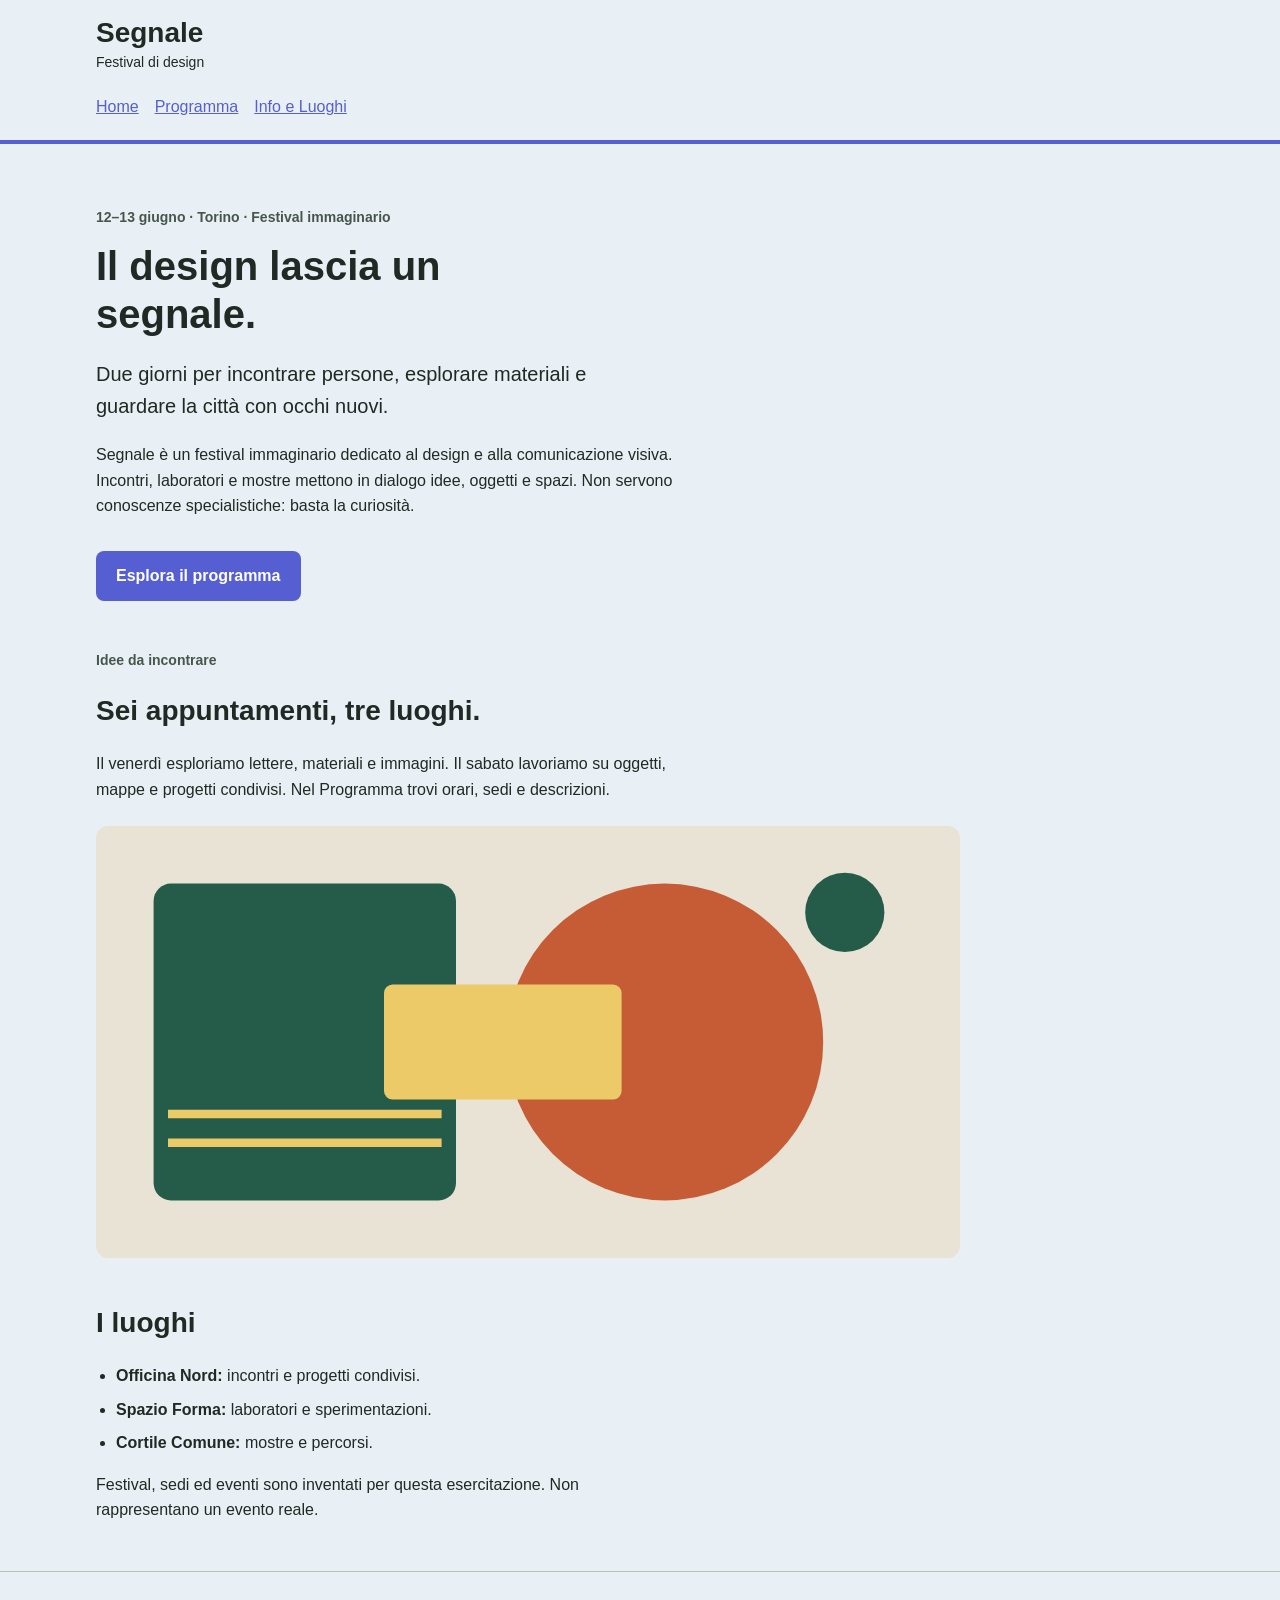
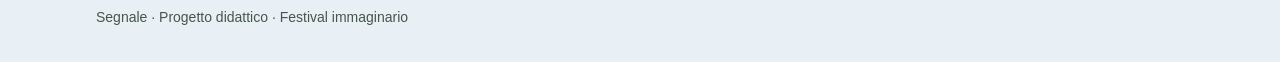
<file: index.html>
<!doctype html>
<html lang="it">
<head>
  <meta charset="utf-8">
  <meta name="viewport" content="width=device-width, initial-scale=1">
  <title>Segnale — Festival di design</title>
  <link rel="stylesheet" href="style.css">
</head>
<body>
  <a class="skip-link" href="#contenuto">Vai al contenuto</a>
  <header class="site-header">
    <div class="container">
      <a class="brand" href="index.html">Segnale<span>Festival di design</span></a>
      <nav aria-label="Navigazione principale">
        <a href="index.html" aria-current="page">Home</a>
        <a href="programma.html">Programma</a>
        <a href="info.html">Info e Luoghi</a>
      </nav>
    </div>
  </header>

  <main id="contenuto" class="container">
    <section class="intro" aria-labelledby="titolo-home">
      <p class="eyebrow">12–13 giugno · Torino · Festival immaginario</p>
      <h1 id="titolo-home">Il design lascia un segnale.</h1>
      <p class="lead">Due giorni per incontrare persone, esplorare materiali e guardare la città con occhi nuovi.</p>
      <p class="reading-text">Segnale è un festival immaginario dedicato al design e alla comunicazione visiva. Incontri, laboratori e mostre mettono in dialogo idee, oggetti e spazi. Non servono conoscenze specialistiche: basta la curiosità.</p>
      <!-- Da completare: anche questo collegamento deve aprire il Programma. -->
      <a class="button-link" href="programma.html">Esplora il programma</a>
    </section>

    <section class="content-section" aria-labelledby="titolo-festival">
      <p class="eyebrow">Idee da incontrare</p>
      <h2 id="titolo-festival">Sei appuntamenti, tre luoghi.</h2>
      <p class="reading-text">Il venerdì esploriamo lettere, materiali e immagini. Il sabato lavoriamo su oggetti, mappe e progetti condivisi. Nel Programma trovi orari, sedi e descrizioni.</p>
      <img class="festival-image" src="assets/festival.svg" alt="Composizione geometrica di cerchi e rettangoli nei colori del festival" width="1200" height="600">
    </section>

    <section class="content-section" aria-labelledby="titolo-luoghi">
      <h2 id="titolo-luoghi">I luoghi</h2>
      <ul class="venues">
        <li><strong>Officina Nord:</strong> incontri e progetti condivisi.</li>
        <li><strong>Spazio Forma:</strong> laboratori e sperimentazioni.</li>
        <li><strong>Cortile Comune:</strong> mostre e percorsi.</li>
      </ul>
      <p class="reading-text">Festival, sedi ed eventi sono inventati per questa esercitazione. Non rappresentano un evento reale.</p>
    </section>
  </main>

  <footer class="site-footer"><div class="container"><p>Segnale · Progetto didattico · Festival immaginario</p></div></footer>
</body>
</html>
</file>
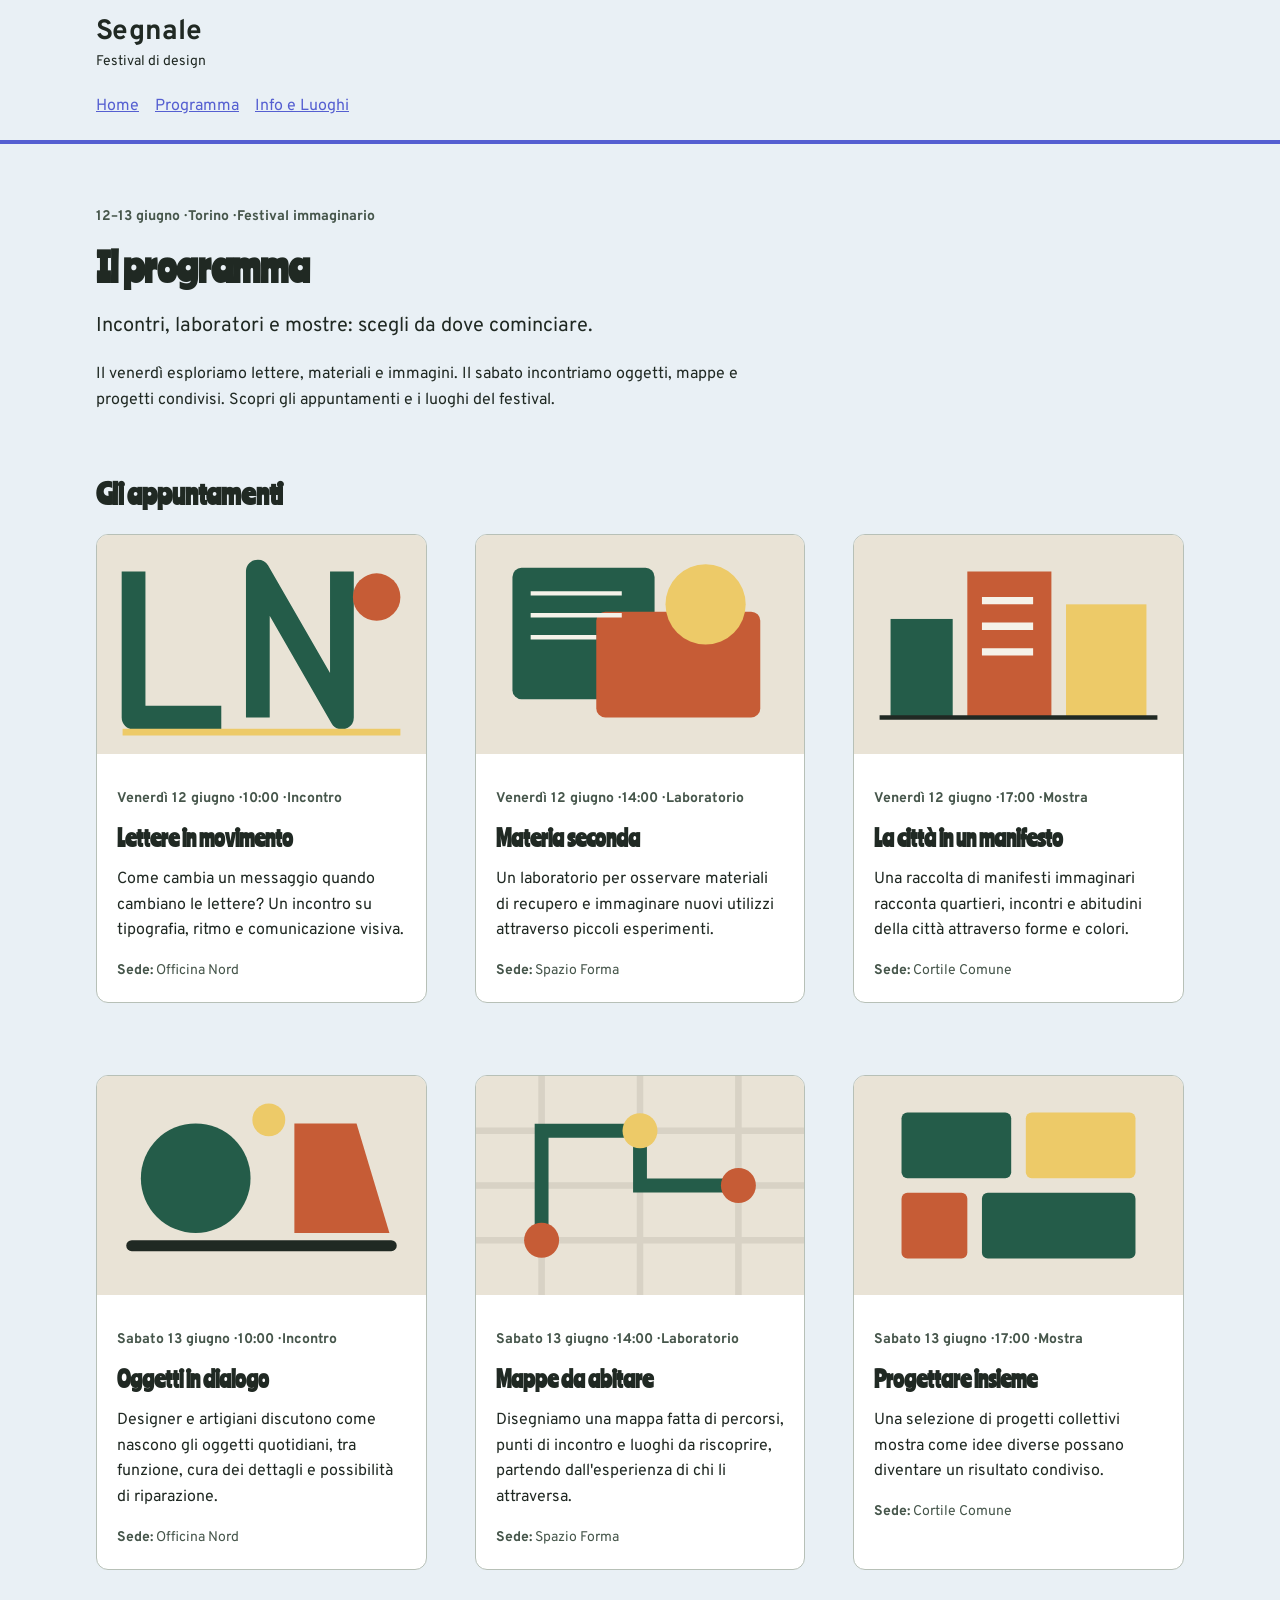
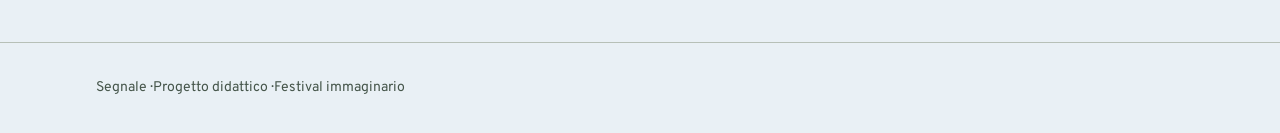
<file: programma.html>
<!doctype html>
<html lang="it">
<head>
  <meta charset="utf-8">
  <meta name="viewport" content="width=device-width, initial-scale=1">
  <title>Programma — Segnale</title>
  <link rel="preconnect" href="https://fonts.googleapis.com">
  <link rel="preconnect" href="https://fonts.gstatic.com" crossorigin>
  <link href="https://fonts.googleapis.com/css2?family=Overpass:wght@400;700&family=Ranchers&display=swap" rel="stylesheet">
  <link rel="stylesheet" href="style.css">
</head>
<body>
  <a class="skip-link" href="#contenuto">Vai al contenuto</a>
  <header class="site-header">
    <div class="container">
      <a class="brand" href="index.html">Segnale<span>Festival di design</span></a>
      <nav aria-label="Navigazione principale">
       
        <a href="index.html">Home</a>
        <a href="programma.html" aria-current="page">Programma</a>
        <a href="info.html">Info e Luoghi</a>
      </nav>
    </div>
  </header>

  <main id="contenuto" class="container">
    <section class="intro" aria-labelledby="titolo-programma">
      <p class="eyebrow">12–13 giugno · Torino · Festival immaginario</p>
      <h1 id="titolo-programma">Il programma</h1>
      <p class="lead">Incontri, laboratori e mostre: scegli da dove cominciare.</p>
      <p class="reading-text">Il venerdì esploriamo lettere, materiali e immagini. Il sabato incontriamo oggetti, mappe e progetti condivisi. Scopri gli appuntamenti e i luoghi del festival.</p>
    </section>

    <section class="content-section" aria-labelledby="titolo-eventi">
      <h2 id="titolo-eventi">Gli appuntamenti</h2>
      <div class="event-grid">
        <article class="event-card">
          <img src="assets/lettere-in-movimento.svg" alt="Lettere geometriche disposte su una griglia" width="900" height="600">
          <div class="event-body">
            <p class="event-meta">Venerdì 12 giugno · 10:00 · Incontro</p>
            <h3>Lettere in movimento</h3>
            <p>Come cambia un messaggio quando cambiano le lettere? Un incontro su tipografia, ritmo e comunicazione visiva.</p>
            <p class="event-place"><strong>Sede:</strong> Officina Nord</p>
          </div>
        </article>
        <article class="event-card">
          <img src="assets/materia-seconda.svg" alt="Forme sovrapposte che richiamano campioni di materiali" width="900" height="600">
          <div class="event-body">
            <p class="event-meta">Venerdì 12 giugno · 14:00 · Laboratorio</p>
            <h3>Materia seconda</h3>
            <p>Un laboratorio per osservare materiali di recupero e immaginare nuovi utilizzi attraverso piccoli esperimenti.</p>
            <p class="event-place"><strong>Sede:</strong> Spazio Forma</p>
          </div>
        </article>
                <article class="event-card">
          <img src="assets/citta-manifesto.svg" alt="Rettangoli colorati compongono una città astratta." width="900" height="600">
          <div class="event-body">
            <p class="event-meta">Venerdì 12 giugno · 17:00 · Mostra</p>
            <h3>La città in un manifesto</h3>
            <p>Una raccolta di manifesti immaginari racconta quartieri, incontri e abitudini della città attraverso forme e colori.</p>
            <p class="event-place"><strong>Sede:</strong> Cortile Comune</p>
          </div>
        </article>
        <article class="event-card">
          <img src="assets/oggetti-dialogo.svg" alt="Due forme geometriche si fronteggiano sopra una linea comune." width="900" height="600">
          <div class="event-body">
            <p class="event-meta">Sabato 13 giugno · 10:00 · Incontro</p>
            <h3>Oggetti in dialogo</h3>
            <p>Designer e artigiani discutono come nascono gli oggetti quotidiani, tra funzione, cura dei dettagli e possibilità di riparazione.</p>
            <p class="event-place"><strong>Sede:</strong> Officina Nord</p>
          </div>
        </article>
        <article class="event-card">
          <img src="assets/mappe-abitare.svg" alt="Un percorso collega tre punti su una mappa geometrica." width="900" height="600">
          <div class="event-body">
            <p class="event-meta">Sabato 13 giugno · 14:00 · Laboratorio</p>
            <h3>Mappe da abitare</h3>
            <p>Disegniamo una mappa fatta di percorsi, punti di incontro e luoghi da riscoprire, partendo dall'esperienza di chi li attraversa.</p>
            <p class="event-place"><strong>Sede:</strong> Spazio Forma</p>
          </div>
        </article>
        <article class="event-card">
          <img src="assets/progettare-insieme.svg" alt="Moduli di colori diversi si incastrano in una composizione comune." width="900" height="600">
          <div class="event-body">
            <p class="event-meta">Sabato 13 giugno · 17:00 · Mostra</p>
            <h3>Progettare insieme</h3>
            <p>Una selezione di progetti collettivi mostra come idee diverse possano diventare un risultato condiviso.</p>
            <p class="event-place"><strong>Sede:</strong> Cortile Comune</p>
          </div>
        </article>
      </div>
    </section>
  </main>

  <footer class="site-footer"><div class="container"><p>Segnale · Progetto didattico · Festival immaginario</p></div></footer>
</body>
</html>
</file>
<file: style.css>
/* Stile iniziale: tipografia, colori e variabili CSS sono già predisposti.
   Lavoreremo su collegamenti, CSS condiviso e disposizione delle schede. */

/* Scelte comuni: ogni regola usa var() per richiamarne il valore. */
:root {
  --colore-primario: #555fd1;
  --colore-primario-scuro: #151e63;
  --colore-sfondo: #e9f0f5;
  --colore-testo: #202923;
  --font-testo: "Overpass", sans-serif;
  --font-titoli: "Ranchers", sans-serif;
}

* {
  box-sizing: border-box;
}

body {
  margin: 0;
  background: var(--colore-sfondo);
  color: var(--colore-testo);
  font-family: var(--font-testo);
  font-size: 1rem;
  line-height: 1.6;
}

a {
  color: var(--colore-primario);
}

a:hover {
  text-decoration-thickness: 3px;
}

a:focus-visible {
  outline: 3px solid var(--colore-testo);
  outline-offset: 4px;
}

.container {
  width: 92%;
  max-width: 68rem;
  margin: 0 auto;
}

.site-header {
  position: sticky;
  top: 0;
  z-index: 100;
  padding: 1rem 0;
  border-bottom: 4px solid var(--colore-primario);
  background: var(--colore-sfondo);
}

.brand {
  display: inline-block;
  color: var(--colore-testo);
  font-size: 1.75rem;
  font-weight: bold;
  line-height: 1.2;
  text-decoration: none;
}

.brand span {
  display: block;
  margin-top: 0.25rem;
  font-size: 0.875rem;
  font-weight: normal;
}

nav {
  display: flex;
  flex-direction: column;
  align-items: flex-start;
  gap: 0.25rem;
  margin-top: 1rem;
}

nav a {
  display: inline-block;
  margin: 0;
  padding: 0.25rem 0;
}

@media (min-width: 600px) {
  nav {
    flex-direction: row;
    align-items: center;
    gap: 1rem;
  }
}

.intro {
  padding: 3rem 0 1rem;
}

.eyebrow,
.event-meta {
  color: #46564b;
  font-size: 0.875rem;
  font-weight: bold;
}

h1,
h2,
h3 {
  font-family: var(--font-titoli);
  line-height: 1.2;
}

h1 {
  max-width: 18ch;
  margin: 0.75rem 0 1.25rem;
  font-size: 2.5rem;
}

h2 {
  font-size: 1.75rem;
}

h3 {
  margin: 0.5rem 0 0.75rem;
  font-size: 1.375rem;
}

.lead {
  max-width: 48ch;
  font-size: 1.25rem;
}

.reading-text {
  max-width: 65ch;
}

.button-link {
  display: inline-block;
  margin-top: 1rem;
  padding: 0.75rem 1.25rem;
  border-radius: 0.5rem;
  background: var(--colore-primario);
  color: #ffffff;
  font-weight: bold;
  text-decoration: none;
}

.button-link:hover {
  background: var(--colore-primario-scuro);
}

.content-section {
  margin: 2rem 0 3rem;
}

.festival-image {
  display: block;
  width: 100%;
  max-width: 54rem;
  height: auto;
  margin-top: 1.5rem;
  border-radius: 0.75rem;
}

.venues {
  padding-left: 1.25rem;
}

.venues li {
  margin-bottom: 0.5rem;
}


.event-card {
  margin-bottom: 1.5rem;
  overflow: hidden;
  border: 1px solid #b7c0b7;
  border-radius: 0.75rem;
  background: #ffffff;
}

.event-card img {
  display: block;
  width: 100%;
  height: auto;
}

.event-body {
  padding: 1.25rem;
}

.event-body p:last-child {
  margin-bottom: 0;
}

.event-place {
  color: #46564b;
  font-size: 0.875rem;
}

.site-footer {
  padding: 1.25rem 0;
  border-top: 1px solid #b7c0b7;
  color: #46564b;
  font-size: 0.875rem;
}

.skip-link {
  position: absolute;
  top: -6rem;
  left: 1rem;
  padding: 0.75rem 1rem;
  background: #ffffff;
  color: var(--colore-testo);
}

.skip-link:focus {
  top: 1rem;
}

.event-grid {
  display: grid;
  grid-template-columns: minmax(0, 1fr);
  gap: 3rem;
}

@media (min-width: 600px) {
  .event-grid {
    grid-template-columns: repeat(2, minmax(0, 1fr));
  }
}
@media (min-width: 1024px) {
  .event-grid {
    grid-template-columns: repeat(3, minmax(0, 1fr));
  }
}

.galleria-luoghi {
  width: 100%;
  max-width: 54rem;
  margin: 1.5rem 0;
  overflow: hidden;
  border-radius: 0.75rem;
  background: #ffffff;
}

.galleria-luoghi .swiper-slide {
  margin: 0;
}

.galleria-luoghi img {
  display: block;
  width: 100%;
  height: auto;
}

.galleria-luoghi figcaption {
  padding: 1rem;
}

.galleria-comandi {
  display: flex;
  justify-content: space-between;
  gap: 1rem;
  padding: 0.5rem 1rem 1rem;
}

.galleria-comandi button {
  position: static;
  width: auto;
  height: auto;
  min-height: 2.75rem;
  margin: 0;
  padding: 0.5rem 0.75rem;
  border: 2px solid var(--colore-primario-scuro);
  border-radius: 0.4rem;
  background: #ffffff;
  color: var(--colore-primario-scuro);
  font: inherit;
  cursor: pointer;
}

.galleria-comandi .swiper-button-prev::after {
  content: "← Precedente";
  font-family: inherit;
  font-size: 1rem;
  line-height: 1;
}

.galleria-comandi .swiper-button-next::after {
  content: "Successiva →";
  font-family: inherit;
  font-size: 1rem;
  line-height: 1;
}

.galleria-comandi button:focus-visible {
  outline: 3px solid var(--colore-testo);
  outline-offset: 3px;
}

#mappa-sedi {
  display: block;
  width: 100%;
  height: 28rem;
  border: 0;
  border-radius: 0.75rem;
}

@media (max-width: 375px) {
  #mappa-sedi {
    height: 22rem;
  }
}
</file>
